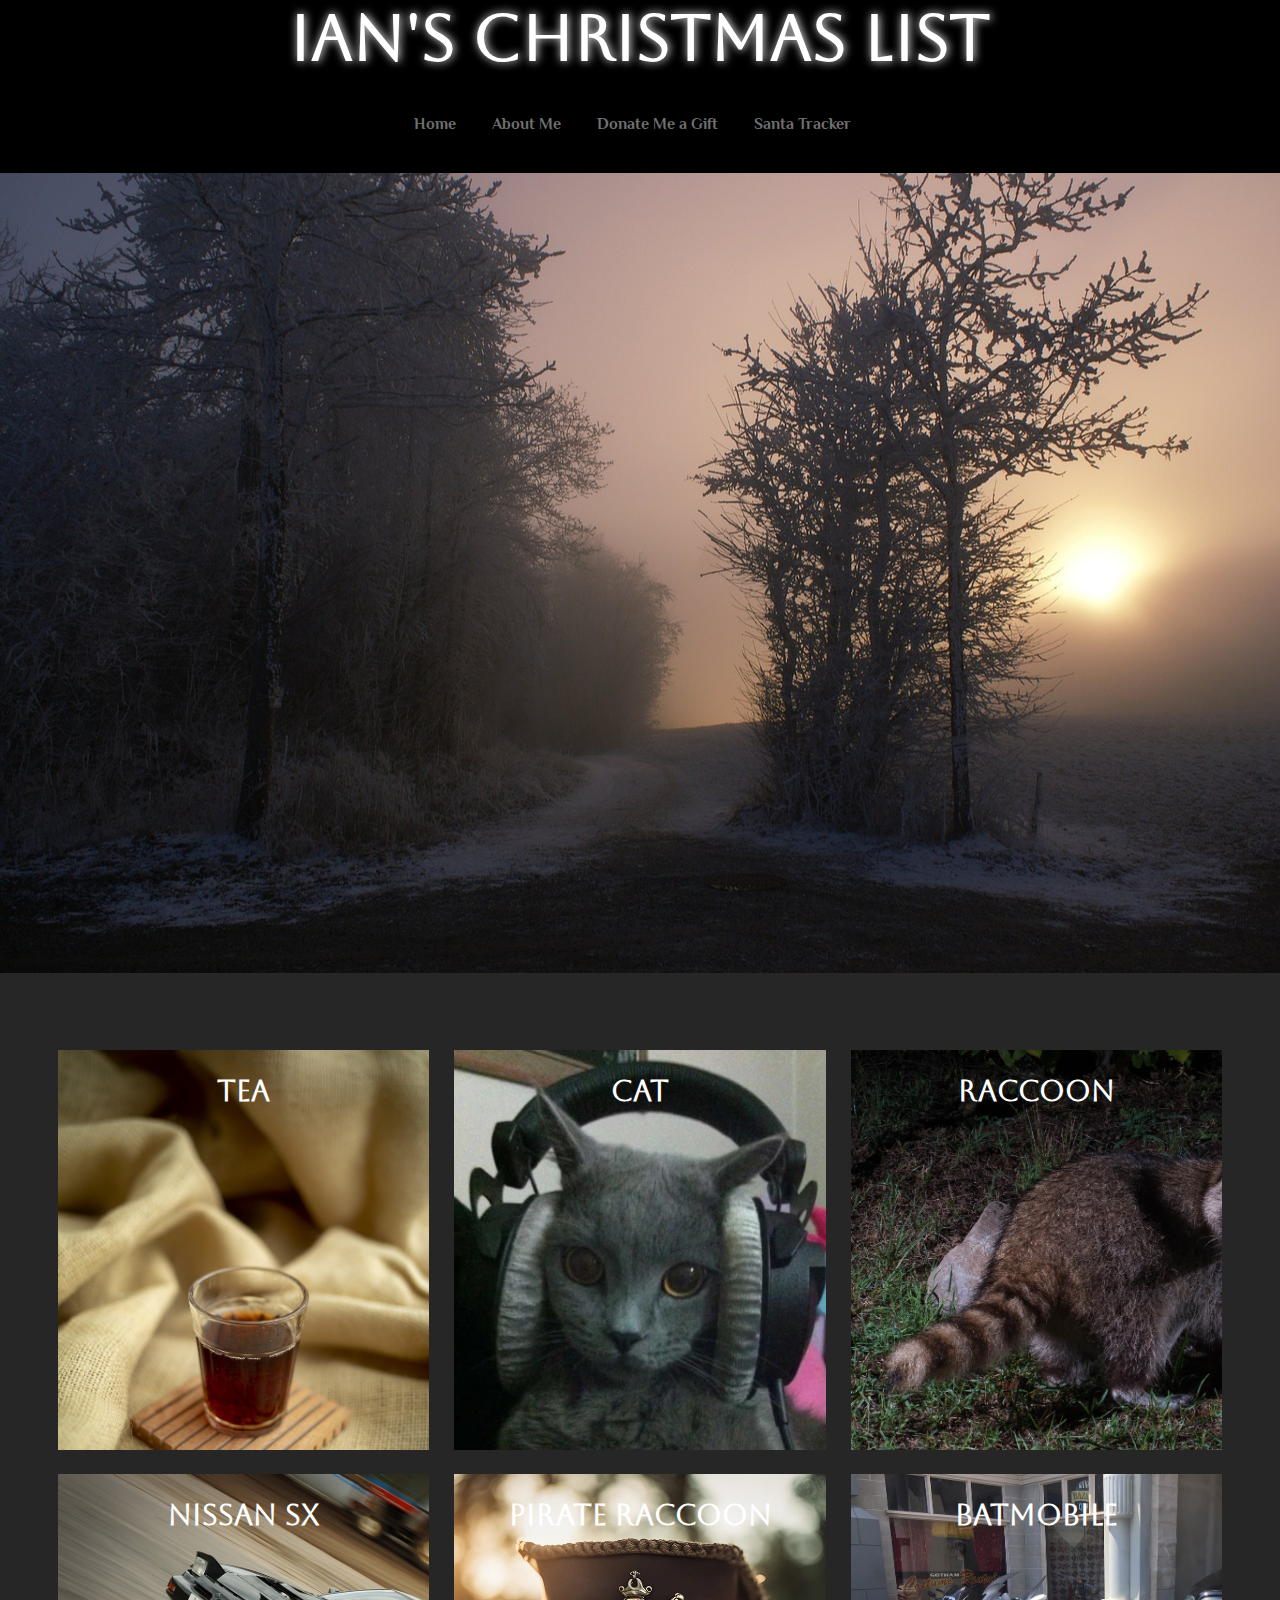
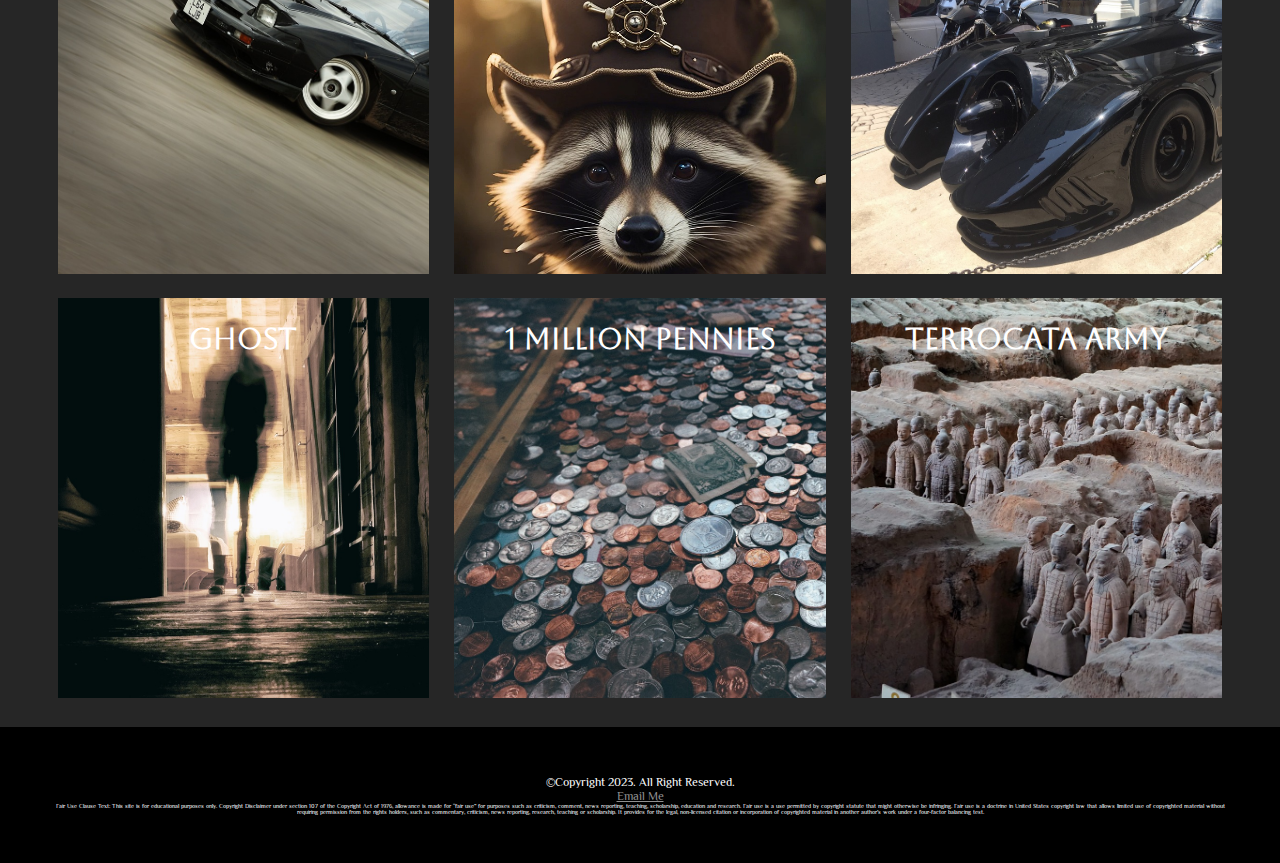
<file: index.html>
<!doctype html>
<!-- 
Author: Ian Weems
Date: 12.18.23
File: index.html
-->
<html lang="en">
	
	<!-- head content -->
	
	<head>
		<meta charset="UTF-8">
		<meta name="viewport" content="width=device-width, initial-scale=1.0"> 
		<title>IW's X-mas list | Home</title>
		<link href="css/styles.css" rel="stylesheet">
		<link href="css/grid.css" rel="stylesheet">
		<link rel="shortcut.icon" href="images/favicon.ico">
		<link rel="icon" type="image/png" sizes="32x32" href="images/favicon-32x32.png">
		<link rel="apple-touch-icon" sizes="180x180" href="images/apple-touch-icon.png">
		<link rel="icon" sizes="192x192" href="images/android-chrome-192x192.png">
	</head>
	
	
	<body>
		
	<!-- HEADER CONTENT -->
		
		<header>
		</header>
	
	<!-- NAVIGATION SECTION -->
		
		<nav>
			<h1>Ian's Christmas List</h1>
			<ul>
				<li><a href="index.html">Home</a></li>
				<li><a href="about.html">About Me</a></li>
				<li><a href="donate.html">Donate Me a Gift</a></li>
				<li><a href="https://santatracker.google.com/" target="_blank">Santa Tracker</a></li>
			</ul>
		</nav>
		
	<!-- HERO IMG -->
		<div class="hero-image">
		</div>
	
	<!-- MAIN PAGE CONTENT -->
	
		<main id="presents">
			<div id="item1"><h2><a href="tea.html">Tea</a></h2></div>
			<div id="item2"><h2><a href="cat.html">Cat</a></h2></div>
			<div id="item3"><h2><a href="raccoon.html">Raccoon</a></h2></div>
			<div id="item4"><h2><a href="car.html">Nissan SX</a></h2></div>
			<div id="item5"><h2><a href="raccoon2.html">Pirate Raccoon</a></h2></div>
			<div id="item6"><h2><a href="batmobile.html">Batmobile</a></h2></div>
			<div id="item7"><h2><a href="ghost.html">Ghost</a></h2></div>
			<div id="item8"><h2><a href="penny.html">1 million pennies</a></h2></div>
			<div id="item9"><h2><a href="army.html">Terrocata Army</a></h2></div>
		</main>
	
	<!-- FOOTER SECTION -->
		
		<footer>
			<p>&copy;Copyright 2023. All Right Reserved.</p>
			<p><a href="mailto:cte-ian.weems@sllboces.org">Email Me</a></p>
			<p class="fair-use">Fair Use Clause Text: This site is for educational purposes only. Copyright Disclaimer under section 107 of the Copyright Act of 1976, allowance is made for “fair use” for purposes such as criticism, comment, news reporting, teaching, scholarship, education and research. Fair use is a use permitted by copyright statute that might otherwise be infringing. Fair use is a doctrine in United States copyright law that allows limited use of copyrighted material without requiring permission from the rights holders, such as commentary, criticism, news reporting, research, teaching or scholarship. It provides for the legal, non-licensed citation or incorporation of copyrighted material in another author’s work under a four-factor balancing test.</p>
		</footer>
	
	</body>
	
</html>
</file>
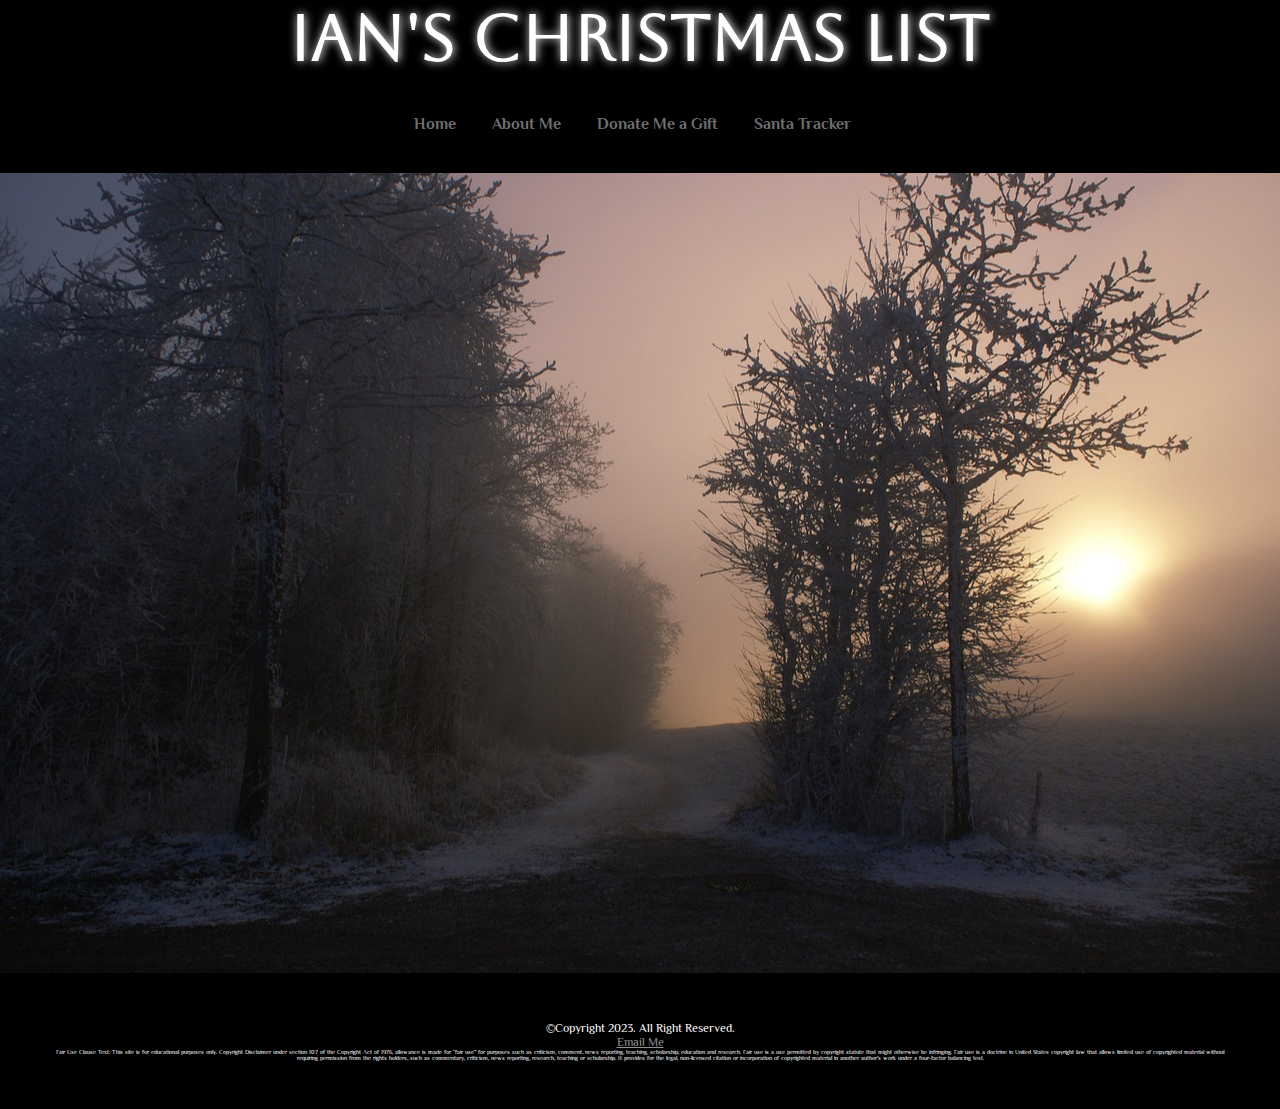
<file: about.html>
<!doctype html>
<html lang="en">
	
	<!-- head content -->
	
	<head>
		<meta charset="UTF-8">
		<meta name="viewport" content="width=device-width, initial-scale=1.0"> 
		<title>IW's X-mas list | About</title>
		<link href="css/styles.css" rel="stylesheet">
		<link href="css/grid.css" rel="stylesheet">
		<link rel="shortcut.icon" href="images/favicon.ico">
		<link rel="icon" type="image/png" sizes="32x32" href="images/favicon-32x32.png">
		<link rel="apple-touch-icon" sizes="180x180" href="images/apple-touch-icon.png">
		<link rel="icon" sizes="192x192" href="images/android-chrome-192x192.png">
	</head>
	
	
	<body>
		
	<!-- HEADER CONTENT -->
		
		<header>
		</header>
	
	<!-- NAVIGATION SECTION -->
		
		<nav>
			<h1>Ian's Christmas List</h1>
			<ul>
				<li><a href="index.html">Home</a></li>
				<li><a href="about.html">About Me</a></li>
				<li><a href="donate.html">Donate Me a Gift</a></li>
				<li><a href="https://santatracker.google.com/" target="_blank">Santa Tracker</a></li>
			</ul>
		</nav>
		
	<!-- HERO IMG -->
		<div class="hero-image">
		</div>
	
	<!-- MAIN PAGE CONTENT -->
	
		<main>
		</main>
	
	<!-- FOOTER SECTION -->
		
		<footer>
			<p>&copy;Copyright 2023. All Right Reserved.</p>
			<p><a href="mailto:cte-ian.weems@sllboces.org">Email Me</a></p>
			<p class="fair-use">Fair Use Clause Text: This site is for educational purposes only. Copyright Disclaimer under section 107 of the Copyright Act of 1976, allowance is made for “fair use” for purposes such as criticism, comment, news reporting, teaching, scholarship, education and research. Fair use is a use permitted by copyright statute that might otherwise be infringing. Fair use is a doctrine in United States copyright law that allows limited use of copyrighted material without requiring permission from the rights holders, such as commentary, criticism, news reporting, research, teaching or scholarship. It provides for the legal, non-licensed citation or incorporation of copyrighted material in another author’s work under a four-factor balancing test.</p>
		</footer>
	
	</body>
	
</html>
</file>
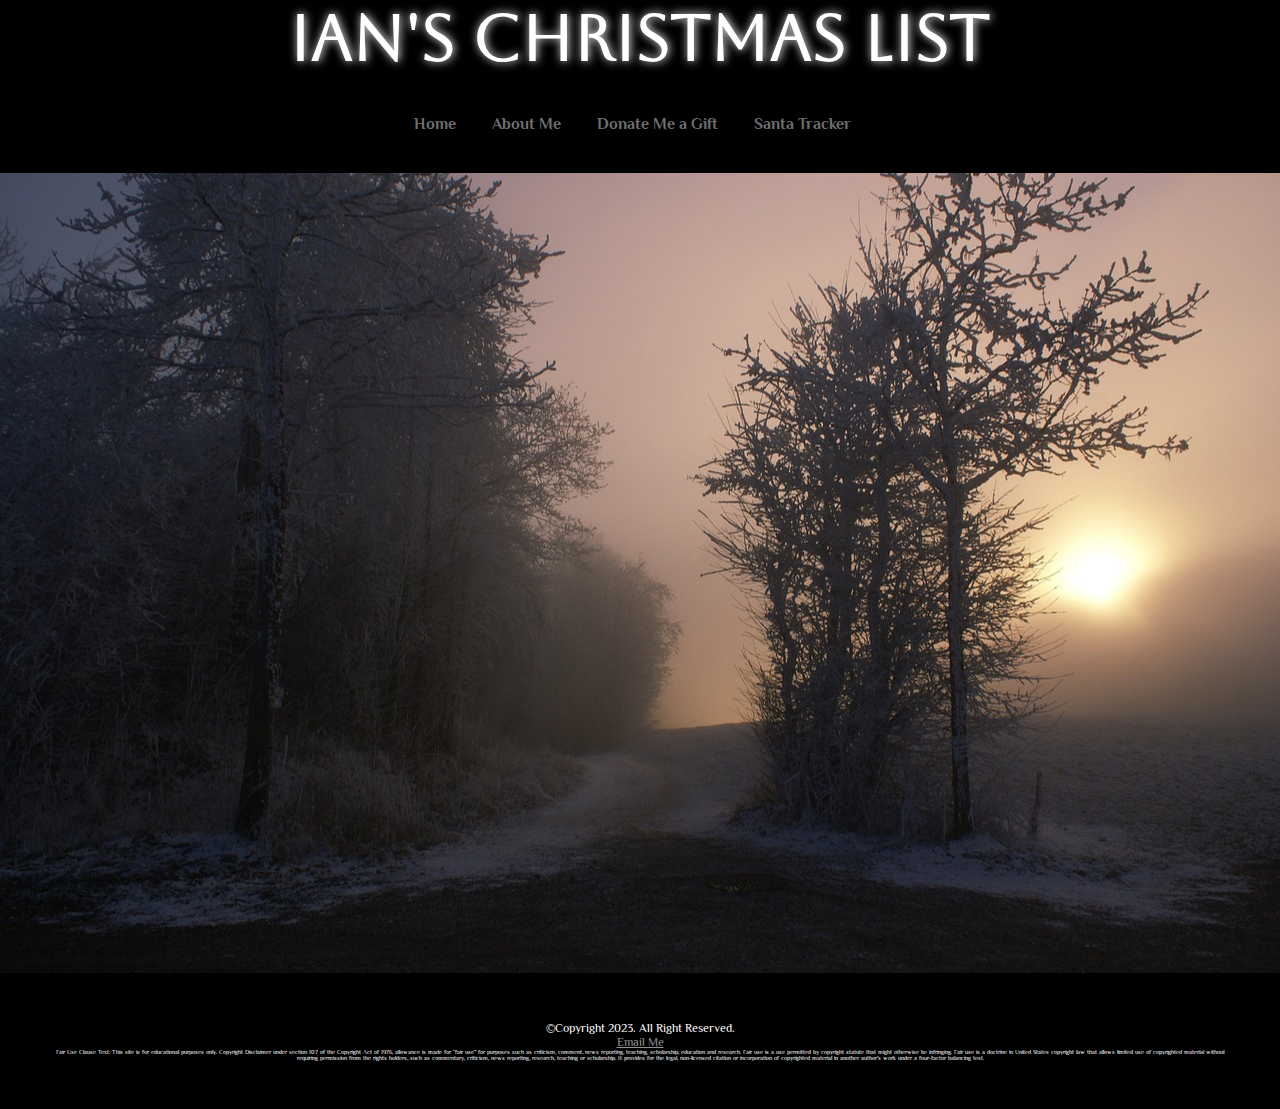
<file: cat.html>
<!doctype html>
<html lang="en">
	
	<!-- head content -->
	
	<head>
		<meta charset="UTF-8">
		<meta name="viewport" content="width=device-width, initial-scale=1.0"> 
		<title>IW's X-mas list | List</title>
		<link href="css/styles.css" rel="stylesheet">
		<link href="css/grid.css" rel="stylesheet">
		<link rel="shortcut.icon" href="images/favicon.ico">
		<link rel="icon" type="image/png" sizes="32x32" href="images/favicon-32x32.png">
		<link rel="apple-touch-icon" sizes="180x180" href="images/apple-touch-icon.png">
		<link rel="icon" sizes="192x192" href="images/android-chrome-192x192.png">
	</head>
	
	
	<body>
		
	<!-- HEADER CONTENT -->
		
		<header>
		</header>
	
	<!-- NAVIGATION SECTION -->
		
		<nav>
			<h1>Ian's Christmas List</h1>
			<ul>
				<li><a href="index.html">Home</a></li>
				<li><a href="about.html">About Me</a></li>
				<li><a href="donate.html">Donate Me a Gift</a></li>
				<li><a href="https://santatracker.google.com/" target="_blank">Santa Tracker</a></li>
			</ul>
		</nav>
		
	<!-- HERO IMG -->
		<div class="hero-image">
		</div>
	
	<!-- MAIN PAGE CONTENT -->
	
		<main>
		</main>
	
	<!-- FOOTER SECTION -->
		
		<footer>
			<p>&copy;Copyright 2023. All Right Reserved.</p>
			<p><a href="mailto:cte-ian.weems@sllboces.org">Email Me</a></p>
			<p class="fair-use">Fair Use Clause Text: This site is for educational purposes only. Copyright Disclaimer under section 107 of the Copyright Act of 1976, allowance is made for “fair use” for purposes such as criticism, comment, news reporting, teaching, scholarship, education and research. Fair use is a use permitted by copyright statute that might otherwise be infringing. Fair use is a doctrine in United States copyright law that allows limited use of copyrighted material without requiring permission from the rights holders, such as commentary, criticism, news reporting, research, teaching or scholarship. It provides for the legal, non-licensed citation or incorporation of copyrighted material in another author’s work under a four-factor balancing test.</p>
		</footer>
	
	</body>
	
</html>
</file>
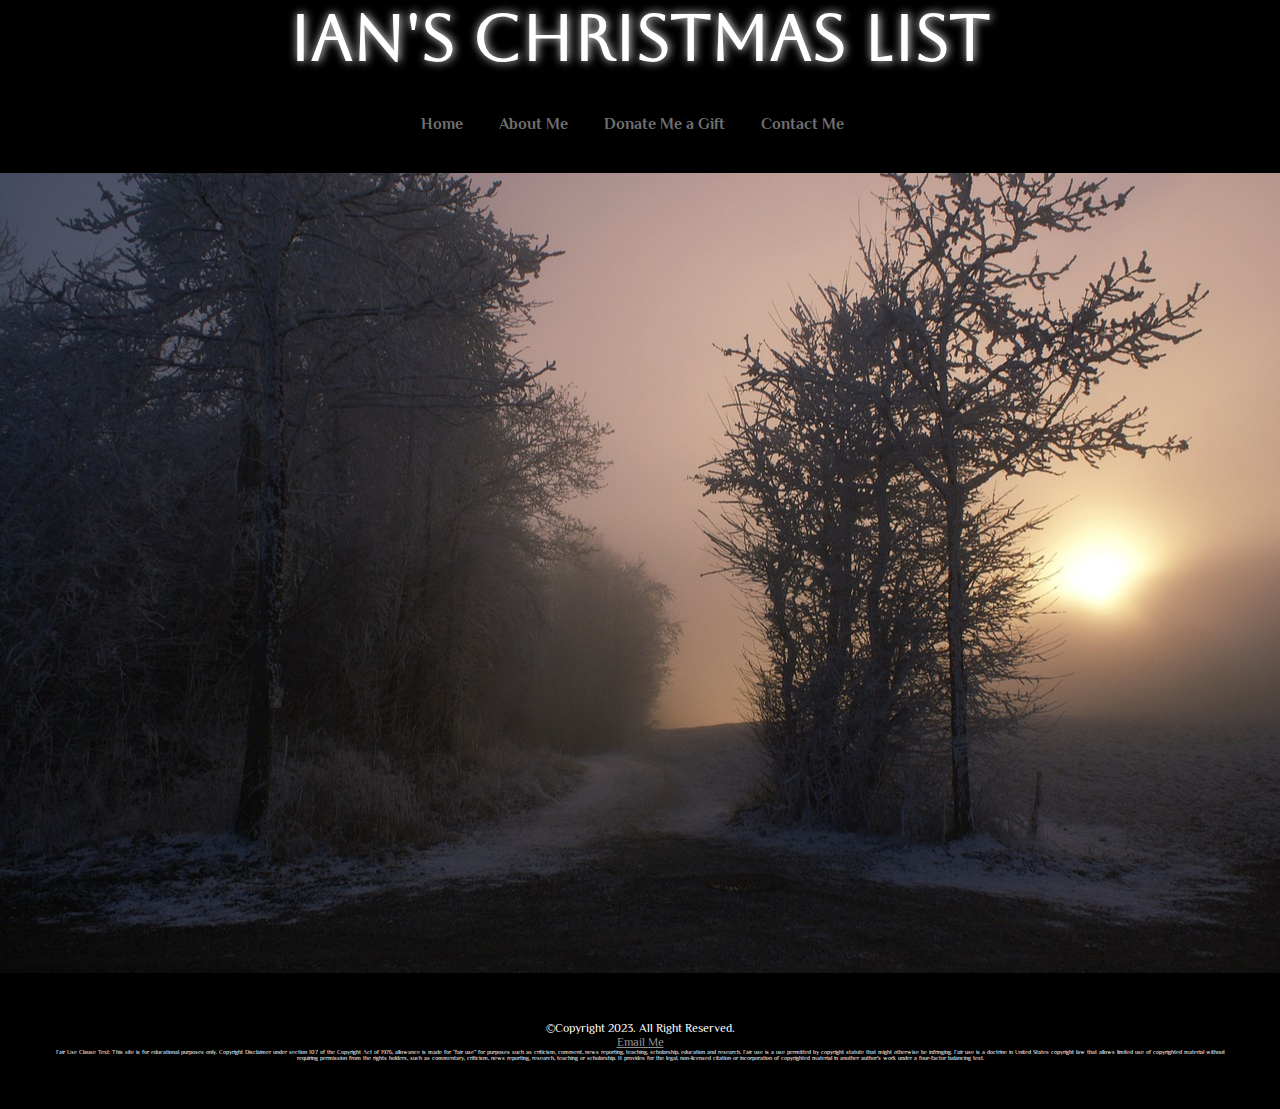
<file: contact.html>
<!doctype html>
<html lang="en">
	
	<!-- head content -->
	
	<head>
		<meta charset="UTF-8">
		<meta name="viewport" content="width=device-width, initial-scale=1.0"> 
		<title>IW's X-mas list | Contact Me</title>
		<link href="css/styles.css" rel="stylesheet">
		<link href="css/grid.css" rel="stylesheet">
		<link rel="shortcut.icon" href="images/favicon.ico">
		<link rel="icon" type="image/png" sizes="32x32" href="images/favicon-32x32.png">
		<link rel="apple-touch-icon" sizes="180x180" href="images/apple-touch-icon.png">
		<link rel="icon" sizes="192x192" href="images/android-chrome-192x192.png">
	</head>
	
	
	<body>
		
	<!-- HEADER CONTENT -->
		
		<header>
		</header>
	
	<!-- NAVIGATION SECTION -->
		
		<nav>
			<h1>Ian's Christmas List</h1>
			<ul>
				<li><a href="index.html">Home</a></li>
				<li><a href="about.html">About Me</a></li>
				<li><a href="donate.html">Donate Me a Gift</a></li>
				<li><a href="contact.html">Contact Me</a></li>
			</ul>
		</nav>
		
	<!-- HERO IMG -->
		<div class="hero-image">
		</div>
	
	<!-- MAIN PAGE CONTENT -->
	
		<main>
		</main>
	
	<!-- FOOTER SECTION -->
		
		<footer>
			<p>&copy;Copyright 2023. All Right Reserved.</p>
			<p><a href="mailto:cte-ian.weems@sllboces.org">Email Me</a></p>
			<p class="fair-use">Fair Use Clause Text: This site is for educational purposes only. Copyright Disclaimer under section 107 of the Copyright Act of 1976, allowance is made for “fair use” for purposes such as criticism, comment, news reporting, teaching, scholarship, education and research. Fair use is a use permitted by copyright statute that might otherwise be infringing. Fair use is a doctrine in United States copyright law that allows limited use of copyrighted material without requiring permission from the rights holders, such as commentary, criticism, news reporting, research, teaching or scholarship. It provides for the legal, non-licensed citation or incorporation of copyrighted material in another author’s work under a four-factor balancing test.</p>
		</footer>
	
	</body>
	
</html>
</file>
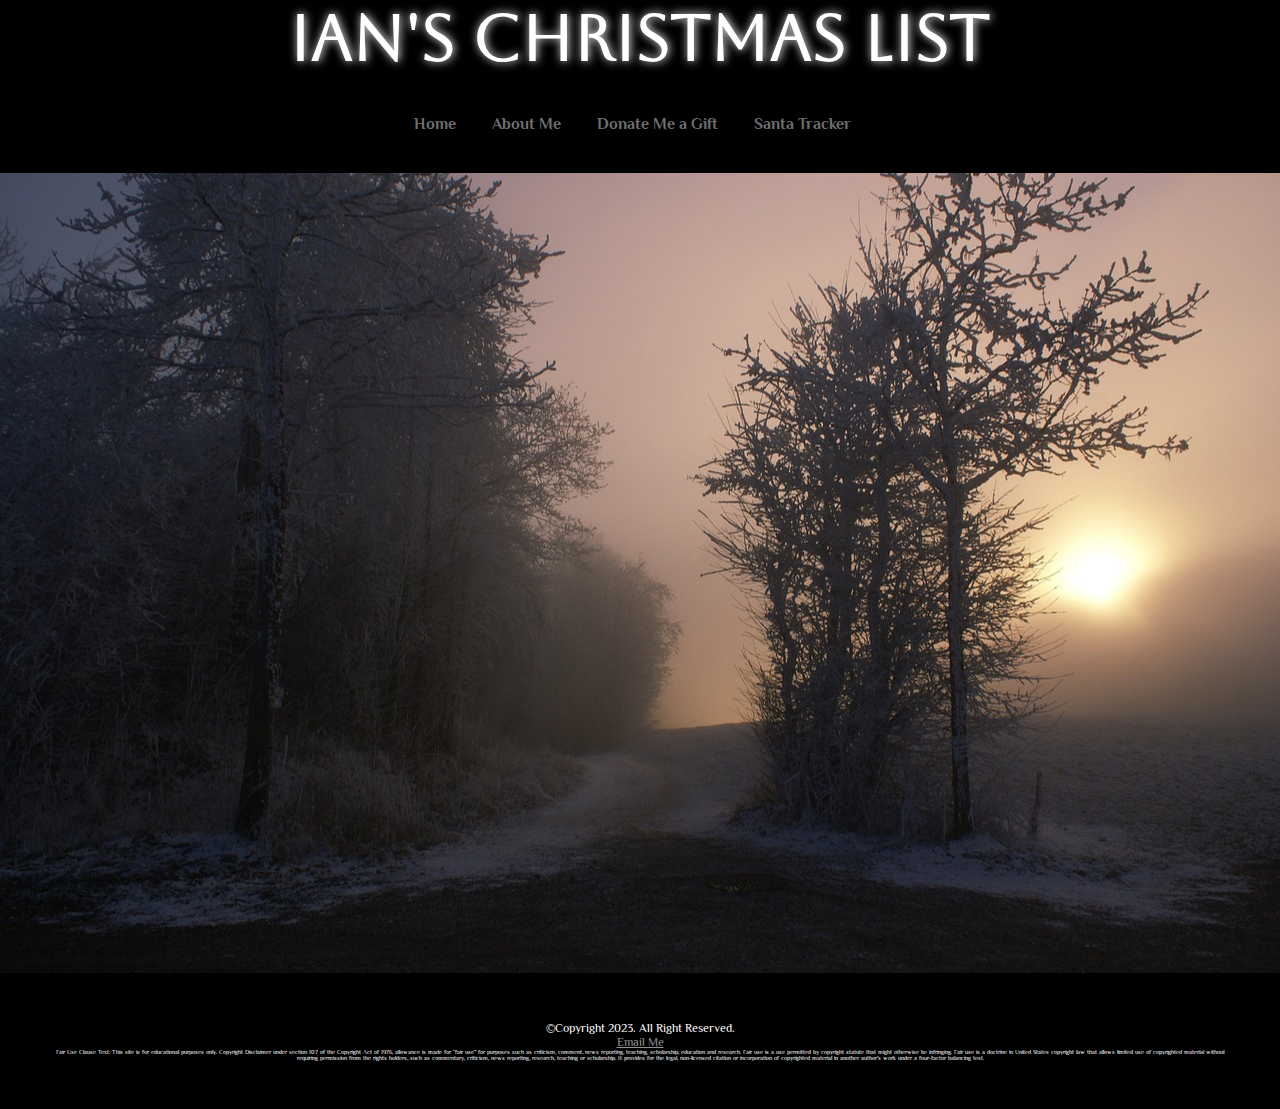
<file: donate.html>
<!doctype html>
<html lang="en">
	
	<!-- head content -->
	
	<head>
		<meta charset="UTF-8">
		<meta name="viewport" content="width=device-width, initial-scale=1.0"> 
		<title>IW's X-mas list | Donate to Me</title>
		<link href="css/styles.css" rel="stylesheet">
		<link href="css/grid.css" rel="stylesheet">
		<link rel="shortcut.icon" href="images/favicon.ico">
		<link rel="icon" type="image/png" sizes="32x32" href="images/favicon-32x32.png">
		<link rel="apple-touch-icon" sizes="180x180" href="images/apple-touch-icon.png">
		<link rel="icon" sizes="192x192" href="images/android-chrome-192x192.png">
	</head>
	
	
	<body>
		
	<!-- HEADER CONTENT -->
		
		<header>
		</header>
	
	<!-- NAVIGATION SECTION -->
		
		<nav>
			<h1>Ian's Christmas List</h1>
			<ul>
				<li><a href="index.html">Home</a></li>
				<li><a href="about.html">About Me</a></li>
				<li><a href="donate.html">Donate Me a Gift</a></li>
				<li><a href="https://santatracker.google.com/" target="_blank">Santa Tracker</a></li>
			</ul>
		</nav>
		
	<!-- HERO IMG -->
		<div class="hero-image">
		</div>
	
	<!-- MAIN PAGE CONTENT -->
	
		<main>
		</main>
	
	<!-- FOOTER SECTION -->
		
		<footer>
			<p>&copy;Copyright 2023. All Right Reserved.</p>
			<p><a href="mailto:cte-ian.weems@sllboces.org">Email Me</a></p>
			<p class="fair-use">Fair Use Clause Text: This site is for educational purposes only. Copyright Disclaimer under section 107 of the Copyright Act of 1976, allowance is made for “fair use” for purposes such as criticism, comment, news reporting, teaching, scholarship, education and research. Fair use is a use permitted by copyright statute that might otherwise be infringing. Fair use is a doctrine in United States copyright law that allows limited use of copyrighted material without requiring permission from the rights holders, such as commentary, criticism, news reporting, research, teaching or scholarship. It provides for the legal, non-licensed citation or incorporation of copyrighted material in another author’s work under a four-factor balancing test.</p>
		</footer>
	
	</body>
	
</html>
</file>
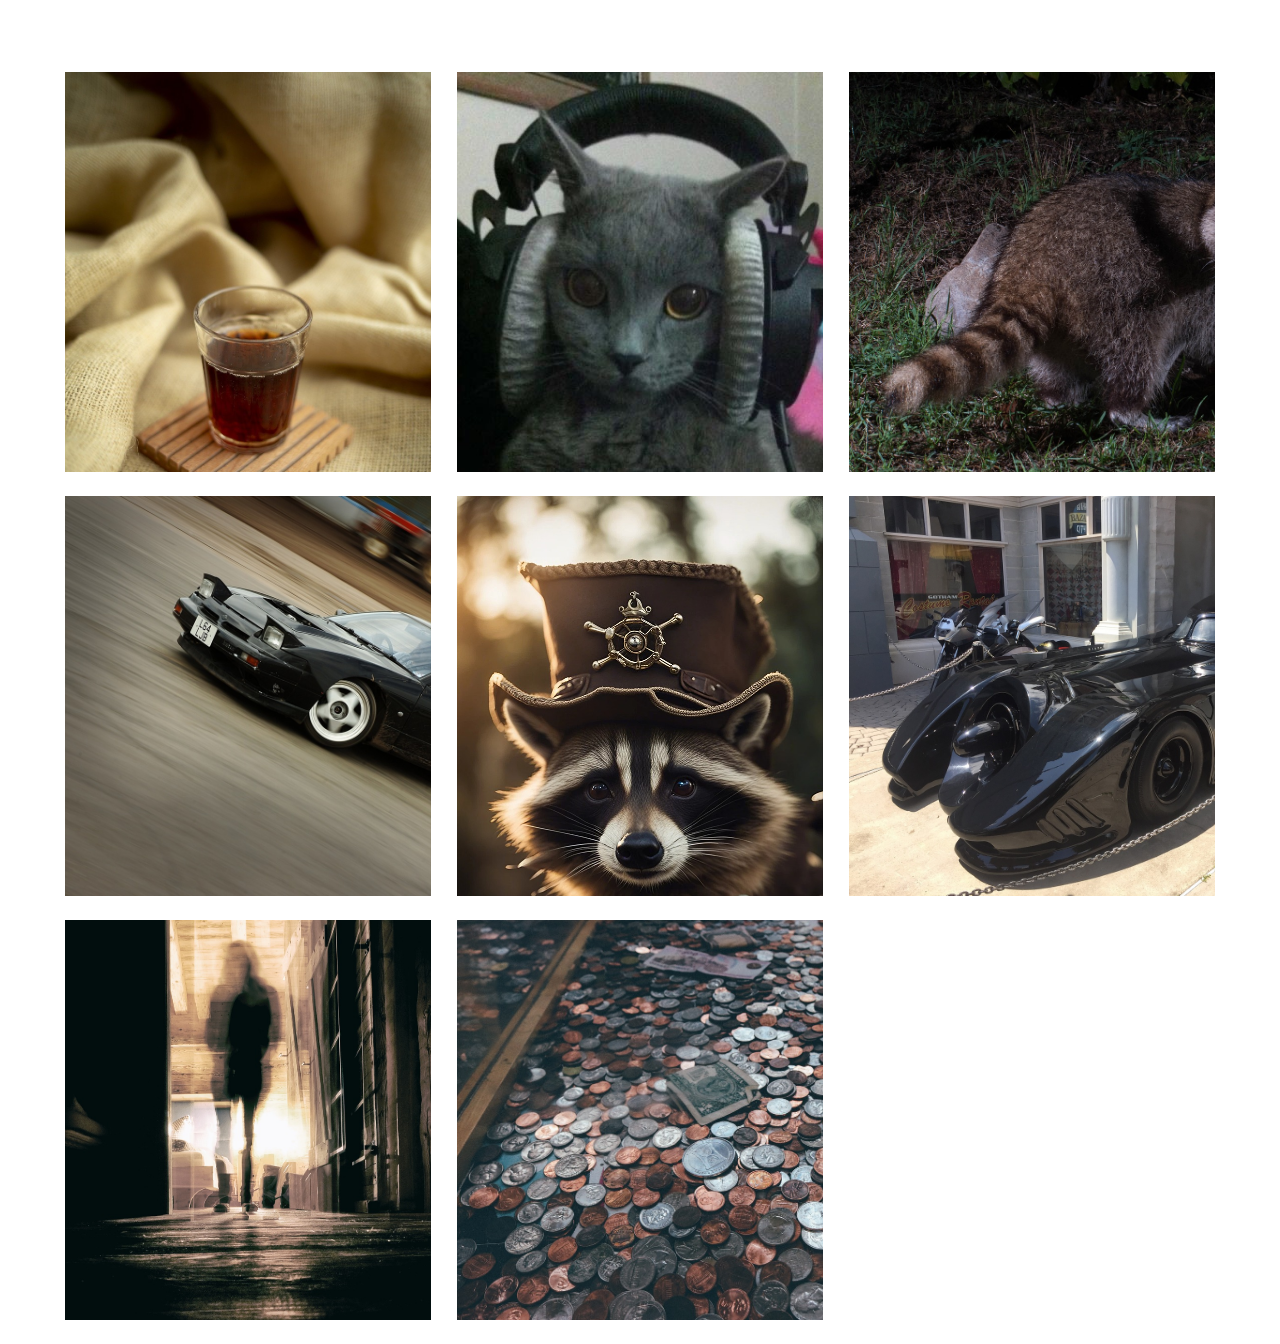
<file: gridtemp.html>
<!doctype html>
<html>
<head>
<meta charset="UTF-8">
<title>Untitled Document</title>
	<link rel="stylesheet" href="css/grid.css">
</head>

<body>
	<main id="container">
		<div id="presents">
			<div id="item1"></div>
			<div id="item2"></div>
			<div id="item3"></div>
			<div id="item4"></div>
			<div id="ad"></div>
			<div id="item5"></div>
			<div id="item6"></div>
			<div id="item7"></div>
			<div id="item8"></div>
		</div>
	</main>
</body>
</html>
</file>
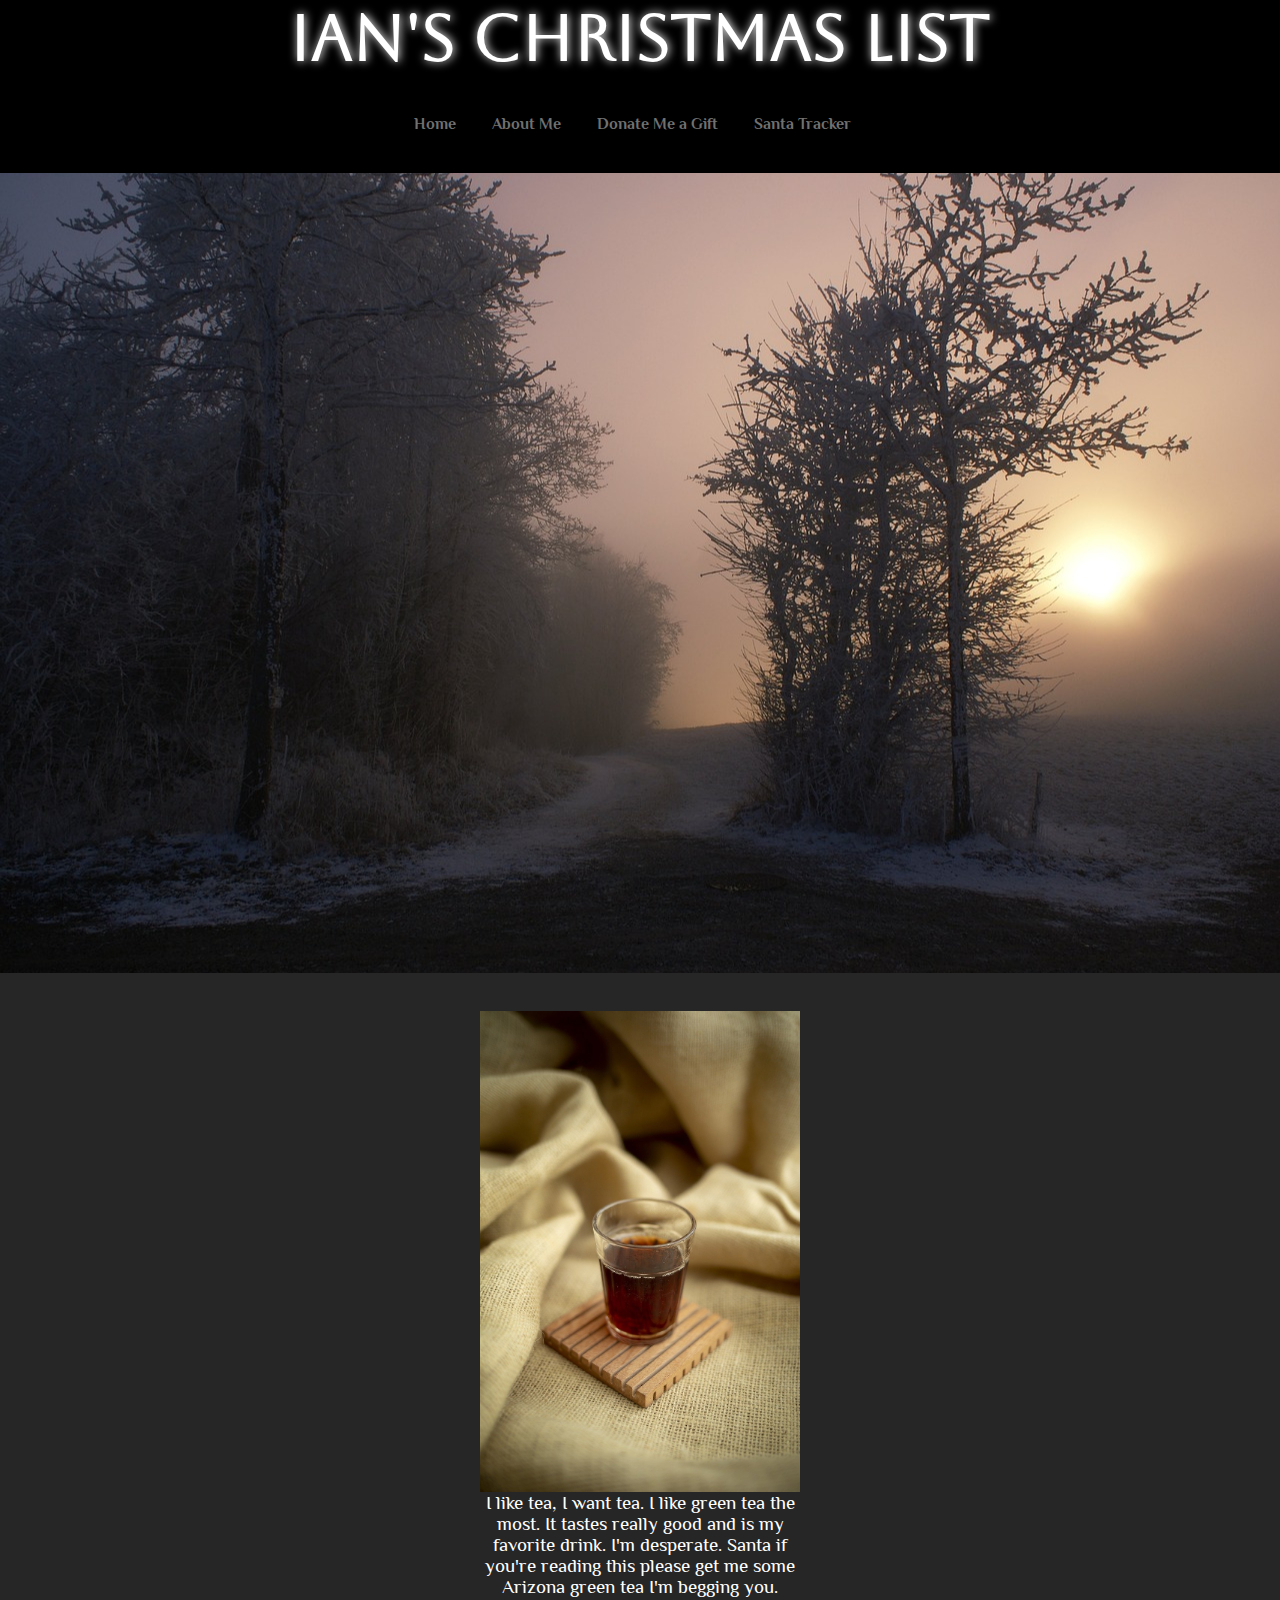
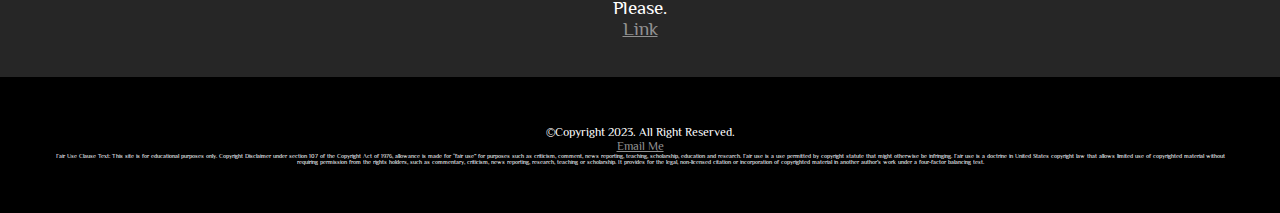
<file: tea.html>
<!doctype html>
<!-- 
Author: Ian Weems
Date: 12.18.23
File: Tea.html
-->
<html lang="en">
	
	<!-- head content -->
	
	<head>
		<meta charset="UTF-8">
		<meta name="viewport" content="width=device-width, initial-scale=1.0"> 
		<title>IW's X-mas list | List</title>
		<link href="css/styles.css" rel="stylesheet">
		<link href="css/grid.css" rel="stylesheet">
		<link rel="shortcut.icon" href="images/favicon.ico">
		<link rel="icon" type="image/png" sizes="32x32" href="images/favicon-32x32.png">
		<link rel="apple-touch-icon" sizes="180x180" href="images/apple-touch-icon.png">
		<link rel="icon" sizes="192x192" href="images/android-chrome-192x192.png">
	</head>
	
	
	<body>
		
	<!-- HEADER CONTENT -->
		
		<header>
		</header>
	
	<!-- NAVIGATION SECTION -->
		
		<nav>
			<h1>Ian's Christmas List</h1>
			<ul>
				<li><a href="index.html">Home</a></li>
				<li><a href="about.html">About Me</a></li>
				<li><a href="donate.html">Donate Me a Gift</a></li>
				<li><a href="https://santatracker.google.com/" target="_blank">Santa Tracker</a></li>
			</ul>
		</nav>
		
	<!-- HERO IMG -->
		<div class="hero-image">
		</div>
	
	<!-- MAIN PAGE CONTENT -->
	
		<main>
			<div class="it">
				<img src="images/tea-8145457_1280.jpg" alt="Cup of Tea">
				<p>I like tea, I want tea. I like green tea the most. It tastes really good and is my favorite drink. I'm desperate. Santa if you're reading this please get me some Arizona green tea I'm begging you. Please.</p>
				<p><a href="https://drinkarizona.com/collections/green-tea/products/green-tea-20oz-tallboy" target="_blank">Link</a></p>
			</div>
		</main>
	
	<!-- FOOTER SECTION -->
		
		<footer>
			<p>&copy;Copyright 2023. All Right Reserved.</p>
			<p><a href="mailto:cte-ian.weems@sllboces.org">Email Me</a></p>
			<p class="fair-use">Fair Use Clause Text: This site is for educational purposes only. Copyright Disclaimer under section 107 of the Copyright Act of 1976, allowance is made for “fair use” for purposes such as criticism, comment, news reporting, teaching, scholarship, education and research. Fair use is a use permitted by copyright statute that might otherwise be infringing. Fair use is a doctrine in United States copyright law that allows limited use of copyrighted material without requiring permission from the rights holders, such as commentary, criticism, news reporting, research, teaching or scholarship. It provides for the legal, non-licensed citation or incorporation of copyrighted material in another author’s work under a four-factor balancing test.</p>
		</footer>
	
	</body>
	
</html>
</file>
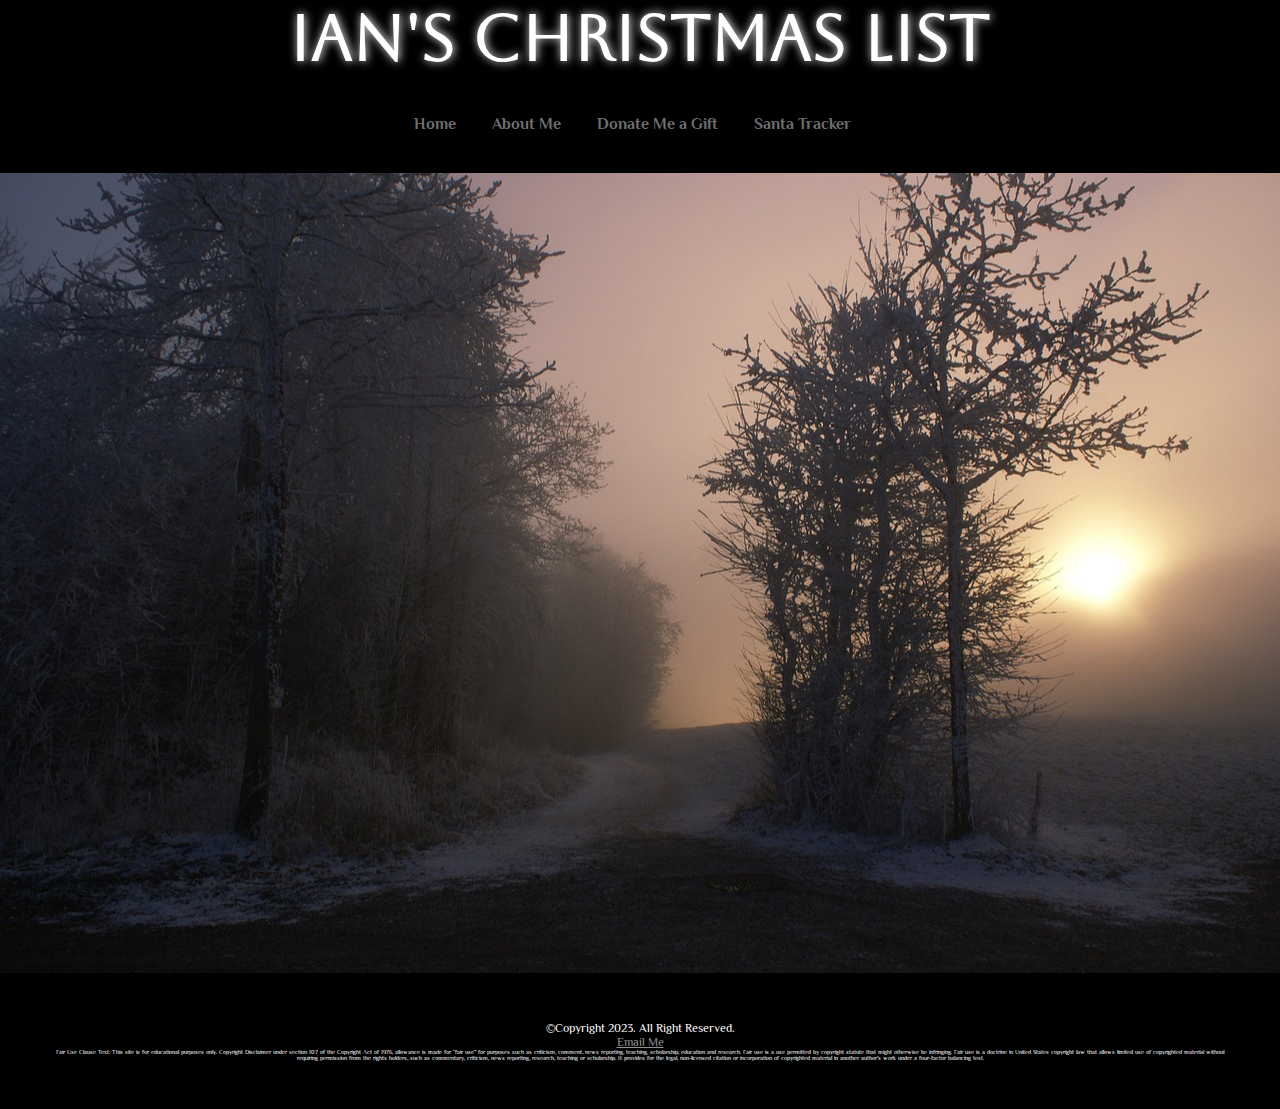
<file: template.html>
<!doctype html>
<html lang="en">
	
	<!-- head content -->
	
	<head>
		<meta charset="UTF-8">
		<meta name="viewport" content="width=device-width, initial-scale=1.0"> 
		<title>IW's X-mas list | Home</title>
		<link href="css/styles.css" rel="stylesheet">
		<link href="css/grid.css" rel="stylesheet">
	</head>
	
	
	<body>
		
	<!-- HEADER CONTENT -->
		
		<header>
		</header>
	
	<!-- NAVIGATION SECTION -->
		
		<nav>
			<h1>Ian's Christmas List</h1>
			<ul>
				<li><a href="index.html">Home</a></li>
				<li><a href="about.html">About Me</a></li>
				<li><a href="donate.html">Donate Me a Gift</a></li>
				<li><a href="https://santatracker.google.com/" target="_blank">Santa Tracker</a></li>
			</ul>
		</nav>
		
	<!-- HERO IMG -->
		<div class="hero-image">
		</div>
	
	<!-- MAIN PAGE CONTENT -->
	
		<main>
		</main>
	
	<!-- FOOTER SECTION -->
		
		<footer>
			<p>&copy;Copyright 2023. All Right Reserved.</p>
			<p><a href="mailto:cte-ian.weems@sllboces.org">Email Me</a></p>
			<p class="fair-use">Fair Use Clause Text: This site is for educational purposes only. Copyright Disclaimer under section 107 of the Copyright Act of 1976, allowance is made for “fair use” for purposes such as criticism, comment, news reporting, teaching, scholarship, education and research. Fair use is a use permitted by copyright statute that might otherwise be infringing. Fair use is a doctrine in United States copyright law that allows limited use of copyrighted material without requiring permission from the rights holders, such as commentary, criticism, news reporting, research, teaching or scholarship. It provides for the legal, non-licensed citation or incorporation of copyrighted material in another author’s work under a four-factor balancing test.</p>
		</footer>
	
	</body>
	
</html>
</file>
<file: css/styles.css>
/*
Author: Ian Weems
Date: 11/8/2023
File: styles.css
*/

/*
Fonts:
font-family: 'Aboreto', sans-serif;
font-family: 'Philosopher', sans-serif;
*/

@import url('https://fonts.googleapis.com/css2?family=Aboreto&family=Philosopher&display=swap');

/* CSS RESET*/
body, nav, header, main, footer, h1, div, img, ul, p {
	margin: 0;
	padding: 0;
	border: 0;
}

/*Style rules for body, heads and images*/
body {
	background-color: #262626;
	width: 100%;
}

h1, h2, h3 {
	font-family: 'Aboreto';
}

.hero-image {
	background-image: url("../images/snow.jpeg");
	height: 50em;
	background-position: center;
	background-repeat: no-repeat;
	background-size: cover;
}

img {
	width: 100%;
	height: auto;
	display: block;
}

.it {
	max-width: 25%;
	margin: 0 auto;
	padding: 2em;
	color: #fff;
	text-align: center;
	font-family: Philosopher;
}

h1{
	font-size: 4em;
	text-align: center;
	width: 100%;
	color: white;
	height: auto;
	text-shadow:#fff 1px 0 10px;
}

h2 {
	text-align: center;
}

h2 a {
	text-decoration: none;
	color: #fff;
}

/*Style rules for nav*/
	
nav {
	background-color: #000;
}

nav, footer {
	font-family: Philosopher;
}

nav a {
	display: block;
	color: #707070;
	padding: 0.5em;
	text-decoration: none;
}

a:hover {
	color: #858585;
	text-shadow:#fff 1px 0 10px;
}

nav ul {
	list-style-type: none;
	margin: 0;
	text-align: center;
}

nav li {
	display: inline-block;
	font-size: 1em;
	font-weight: bold;
	margin: 2em 1em 0 0;
	padding: 0 0 2em;
}

/* styles for main*/
main {
	clear: both;
	font-size: 1.2em;
}

/* styles for footers */

footer {
	background-color: #000;
	padding: 3em;
}

footer p {
	font-size: 0.75em;
	text-align: center;
	color: #fff;
}

footer a {
}

a {
	text-decoration: underline;
	color: #909090;
}

.fair-use {
	font-size: 0.1em;
}
</file>
<file: css/grid.css>
/* CSS Document */

#presents {
	display: grid;
	width: 100%;
	grid-template-columns: 29% 29% 29%;
	grid-template-areas:
		"it1 it2 it3"
		"it4 it5 it6"
		"it7 it8 it9";
	grid-gap: 2%;
	justify-content: center;
	padding: 4em 0;
}

#item1 {
	grid-area: it1;
	background-color: black;
	background-image:url("../images/tea-8145457_1280.jpg");
	background-size: cover;
	transition: 0.3s all ease-in-out;
	overflow: hidden;
}

#item1:hover {
	 transform: scale(0.9);
}

#item2 {
	background-color: black;
	min-height: 400px;
	grid-area: it2;
	background-image:url("../images/C.jpg");
	background-size: cover;
	transition: 0.3s all ease-in-out;
	overflow: hidden;
}

#item2:hover {
	 transform: scale(0.9);
}

#item3 {
	background-color: black;
	min-height: 400px;
	grid-area: it3;
	background-image:url("../images/animal-7412994_1280.jpeg");
	background-size: cover;
	transition: 0.3s all ease-in-out;
	overflow: hidden;
}

#item3:hover {
	 transform: scale(0.9);
}

#item4 {
	background-color: black;
	min-height: 400px;
	grid-area: it4;
	background-image:url("../images/nissan-sx-848896_1280.jpg");
	background-size: cover;
	transition: 0.3s all ease-in-out;
	overflow: hidden;
}

#item4:hover {
	 transform: scale(0.9);
}

#item5 {
	background-color: black;
	min-height: 400px;
	grid-area: it5;
	background-image:url("../images/ai-generated-8284908_1280.jpeg");
	background-size: cover;
	transition: 0.3s all ease-in-out;
	overflow: hidden;
}

#item5:hover {
	 transform: scale(0.9);
}

#item6 {
	background-color: black;
	min-height: 400px;
	grid-area: it6;
	background-image:url("../images/bat-mobile-1073527_1280.jpeg");
	background-size: cover;
	transition: 0.3s all ease-in-out;
	overflow: hidden;
}

#item6:hover {
	 transform: scale(0.9);
}

#item7 {
	background-color: black;
	min-height: 400px;
	grid-area: it7;
	background-image:url("../images/ghost-2304469_1280.jpg");
	background-size: cover;
	transition: 0.3s all ease-in-out;
	overflow: hidden;
}

#item7:hover {
	 transform: scale(0.9);
}

#item8 {
	background-color: black;
	min-height: 400px;
	grid-area: it8;
	background-image:url("../images/coins-912278_1280.jpg");
	background-size: cover;
	transition: 0.3s all ease-in-out;
	overflow: hidden;
}

#item8:hover {
	 transform: scale(0.9);
}

#item9 {
	background-color: black;
	min-height: 400px;
	grid-area: it9;
	background-image:url("../images/terracotta-army-2967852_1280.jpg");
	background-size: cover;
	transition: 0.3s all ease-in-out;
	overflow: hidden;
}

#item9:hover {
	 transform: scale(0.9);
}
</file>
